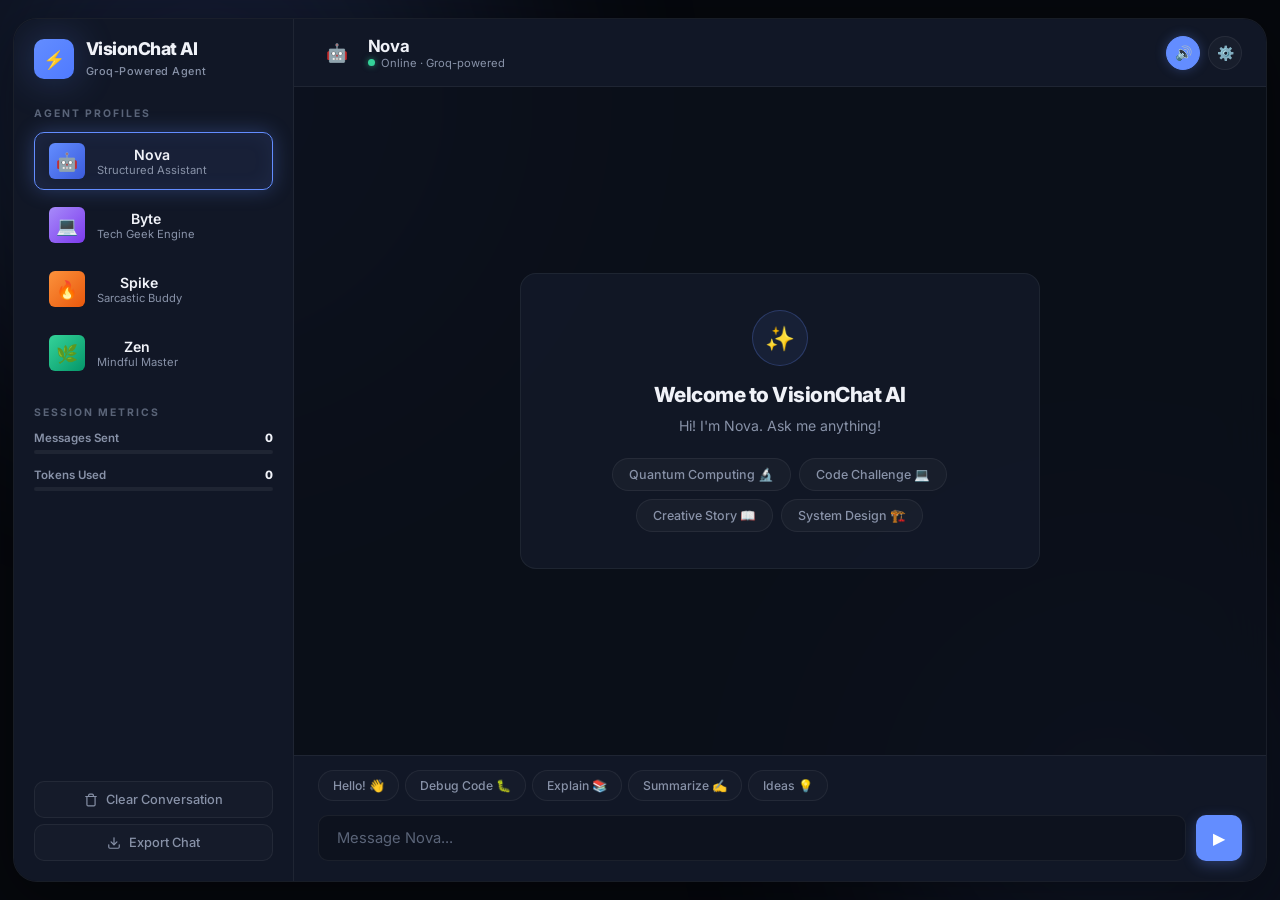
<file: Task1_Chatbot/visionchat.html>
<!DOCTYPE html>
<html lang="en">
<head>
    <meta charset="UTF-8">
    <meta name="viewport" content="width=device-width, initial-scale=1.0">
    <title>VisionChat AI — Intelligent Conversational Agent</title>
    <meta name="description" content="VisionChat AI is a premium conversational AI chatbot powered by Groq LLaMA, featuring multiple personality agents, voice I/O, and a cognitive debug dashboard.">
    <link rel="preconnect" href="https://fonts.googleapis.com">
    <link rel="preconnect" href="https://fonts.gstatic.com" crossorigin>
    <link href="https://fonts.googleapis.com/css2?family=Inter:wght@300;400;500;600;700;800;900&family=JetBrains+Mono:wght@400;500;600;700&display=swap" rel="stylesheet">
    <style>
:root {
    --bg-deep: #06080d;
    --bg-surface: rgba(12, 17, 28, 0.85);
    --bg-elevated: rgba(18, 25, 40, 0.9);
    --bg-card: rgba(22, 30, 48, 0.6);
    --border-subtle: rgba(255, 255, 255, 0.06);
    --border-accent: rgba(99, 141, 255, 0.25);
    --text-primary: #f0f2f8;
    --text-secondary: #8892a8;
    --text-muted: #5a6478;
    --accent: #638dff;
    --accent-hover: #4f7aff;
    --accent-glow: rgba(99, 141, 255, 0.3);
    --accent-soft: rgba(99, 141, 255, 0.08);
    --success: #34d399;
    --warning: #fbbf24;
    --danger: #f87171;
    --radius-xs: 6px;
    --radius-sm: 10px;
    --radius-md: 16px;
    --radius-lg: 24px;
    --radius-full: 9999px;
    --shadow-sm: 0 2px 8px rgba(0,0,0,0.15);
    --shadow-md: 0 8px 32px rgba(0,0,0,0.25);
    --shadow-lg: 0 16px 64px rgba(0,0,0,0.4);
    --shadow-glow: 0 0 40px var(--accent-glow);
    --transition: 0.25s cubic-bezier(0.4, 0, 0.2, 1);
    --font-sans: 'Inter', -apple-system, BlinkMacSystemFont, 'Segoe UI', sans-serif;
    --font-mono: 'JetBrains Mono', 'Fira Code', 'Consolas', monospace;
}
[data-theme="nova"] {
    --accent: #638dff; --accent-hover: #4f7aff;
    --accent-glow: rgba(99,141,255,0.3); --accent-soft: rgba(99,141,255,0.08);
}
[data-theme="byte"] {
    --accent: #a78bfa; --accent-hover: #8b5cf6;
    --accent-glow: rgba(167,139,250,0.35); --accent-soft: rgba(167,139,250,0.08);
    --bg-deep: #08060f; --bg-surface: rgba(14,10,26,0.85);
    --bg-elevated: rgba(22,16,40,0.9); --bg-card: rgba(28,20,52,0.6);
    --border-accent: rgba(167,139,250,0.25);
}
[data-theme="spike"] {
    --accent: #fb923c; --accent-hover: #f97316;
    --accent-glow: rgba(251,146,60,0.35); --accent-soft: rgba(251,146,60,0.08);
    --bg-deep: #0d0a06; --bg-surface: rgba(22,16,8,0.85);
    --bg-elevated: rgba(32,24,12,0.9); --bg-card: rgba(40,28,14,0.6);
    --border-accent: rgba(251,146,60,0.25);
}
[data-theme="zen"] {
    --accent: #34d399; --accent-hover: #10b981;
    --accent-glow: rgba(52,211,153,0.3); --accent-soft: rgba(52,211,153,0.08);
    --bg-deep: #060d0a; --bg-surface: rgba(10,22,18,0.85);
    --bg-elevated: rgba(16,32,26,0.9); --bg-card: rgba(20,40,32,0.6);
    --border-accent: rgba(52,211,153,0.25);
}
*, *::before, *::after { margin:0; padding:0; box-sizing:border-box; }
html { font-size: 16px; -webkit-font-smoothing: antialiased; height: 100vh; overflow: hidden; }
body {
    font-family: var(--font-sans);
    background: var(--bg-deep);
    color: var(--text-primary);
    height: 100vh; display: flex;
    justify-content: center; align-items: center;
    overflow: hidden;
    transition: background var(--transition);
}
.ambient-orb {
    position: fixed; border-radius: 50%; pointer-events: none; z-index: 0;
    filter: blur(120px); opacity: 0.15; transition: all 1.2s ease;
}
.orb-1 { width:600px;height:600px;top:-200px;left:-100px; background: var(--accent); }
.orb-2 { width:500px;height:500px;bottom:-150px;right:-80px; background: var(--accent); opacity:0.1; }
.app-shell {
    position: relative; z-index: 1;
    width: 98vw; height: 96vh;
    max-width: 1680px; max-height: 1020px;
    display: grid;
    grid-template-columns: 280px 1fr 340px;
    background: var(--bg-surface);
    border: 1px solid var(--border-subtle);
    border-radius: var(--radius-lg);
    box-shadow: var(--shadow-lg);
    backdrop-filter: blur(24px); -webkit-backdrop-filter: blur(24px);
    overflow: hidden;
    transition: grid-template-columns 0.4s var(--transition), background var(--transition);
}
.app-shell.debug-hidden { grid-template-columns: 280px 1fr 0px; }
.app-shell.debug-hidden .debug-panel {
    width: 0; min-width: 0; overflow: hidden; opacity: 0;
    border-left-width: 0; pointer-events: none;
}
.sidebar {
    background: var(--bg-elevated);
    border-right: 1px solid var(--border-subtle);
    display: flex; flex-direction: column;
    padding: 20px; overflow-y: auto;
    transition: background var(--transition), border var(--transition);
}
.sidebar::-webkit-scrollbar { width: 4px; }
.sidebar::-webkit-scrollbar-thumb { background: rgba(255,255,255,0.06); border-radius: 4px; }
.logo-block { display: flex; align-items: center; gap: 12px; margin-bottom: 28px; }
.logo-mark {
    width: 40px; height: 40px; border-radius: var(--radius-sm);
    background: linear-gradient(135deg, var(--accent), var(--accent-hover));
    display: flex; justify-content: center; align-items: center;
    box-shadow: var(--shadow-glow);
    font-size: 18px; color: #fff;
    transition: background var(--transition), box-shadow var(--transition);
}
.logo-text h2 { font-size: 1.1rem; font-weight: 800; letter-spacing: -0.5px; line-height: 1.1; }
.logo-text span { font-size: 0.68rem; color: var(--text-secondary); font-weight: 500; letter-spacing: 0.5px; }
.section-label {
    font-size: 0.65rem; font-weight: 700; text-transform: uppercase;
    letter-spacing: 2px; color: var(--text-muted); margin-bottom: 12px;
}
.agents-list { display: flex; flex-direction: column; gap: 6px; margin-bottom: 24px; }
.agent-card {
    display: flex; align-items: center; gap: 12px;
    padding: 10px 14px; border-radius: var(--radius-sm);
    background: transparent; border: 1px solid transparent;
    cursor: pointer; color: inherit; font-family: inherit;
    transition: all var(--transition);
}
.agent-card:hover { background: var(--accent-soft); border-color: var(--border-subtle); }
.agent-card.active {
    background: var(--accent-soft);
    border-color: var(--accent);
    box-shadow: 0 0 20px var(--accent-glow), inset 0 0 20px var(--accent-soft);
}
.agent-avatar {
    width: 36px; height: 36px; border-radius: var(--radius-xs);
    display: flex; justify-content: center; align-items: center;
    font-size: 1.1rem; flex-shrink: 0;
}
.agent-avatar.nova-av { background: linear-gradient(135deg,#638dff,#3b5bdb); }
.agent-avatar.byte-av { background: linear-gradient(135deg,#a78bfa,#7c3aed); }
.agent-avatar.spike-av { background: linear-gradient(135deg,#fb923c,#ea580c); }
.agent-avatar.zen-av { background: linear-gradient(135deg,#34d399,#059669); }
.agent-name { font-weight: 600; font-size: 0.88rem; }
.agent-role { font-size: 0.7rem; color: var(--text-secondary); }
.metrics-section { margin-bottom: 24px; }
.metric-row { margin-bottom: 14px; }
.metric-header { display: flex; justify-content: space-between; margin-bottom: 5px; }
.metric-label { font-size: 0.72rem; font-weight: 600; color: var(--text-secondary); }
.metric-value { font-size: 0.72rem; font-weight: 800; color: var(--text-primary); }
.metric-track {
    width: 100%; height: 4px;
    background: rgba(255,255,255,0.06); border-radius: 2px; overflow: hidden;
}
.metric-fill {
    height: 100%; background: var(--accent); border-radius: 2px;
    box-shadow: 0 0 8px var(--accent-glow);
    transition: width 0.6s cubic-bezier(0.4,0,0.2,1);
}
.sidebar-footer { margin-top: auto; display: flex; flex-direction: column; gap: 6px; }
.sidebar-btn {
    display: flex; align-items: center; justify-content: center; gap: 8px;
    padding: 10px; border-radius: var(--radius-sm);
    background: rgba(255,255,255,0.02); border: 1px solid var(--border-subtle);
    color: var(--text-secondary); cursor: pointer; font-family: inherit;
    font-size: 0.8rem; font-weight: 500; transition: all var(--transition);
}
.sidebar-btn:hover { background: rgba(255,255,255,0.06); color: var(--text-primary); border-color: var(--border-accent); }
.sidebar-btn svg { width: 14px; height: 14px; }
.chat-main { display: flex; flex-direction: column; height: 100%; position: relative; overflow: hidden; min-height: 0; }
.chat-header {
    height: 68px; padding: 0 24px;
    background: var(--bg-elevated);
    border-bottom: 1px solid var(--border-subtle);
    display: flex; justify-content: space-between; align-items: center;
    transition: background var(--transition), border var(--transition);
}
.header-left { display: flex; align-items: center; gap: 12px; }
.header-avatar {
    width: 38px; height: 38px; border-radius: var(--radius-xs);
    display: flex; justify-content: center; align-items: center;
    font-size: 1.1rem;
}
.header-info h1 { font-size: 1.05rem; font-weight: 700; letter-spacing: -0.3px; }
.header-info p { font-size: 0.7rem; color: var(--text-secondary); display: flex; align-items: center; gap: 6px; }
.online-dot {
    width: 7px; height: 7px; border-radius: 50%; background: var(--success);
    display: inline-block; box-shadow: 0 0 6px rgba(52,211,153,0.6);
    animation: pulse-dot 2s infinite;
}
@keyframes pulse-dot { 0%,100% { opacity: 1; } 50% { opacity: 0.5; } }
.header-right { display: flex; align-items: center; gap: 8px; }
.icon-btn {
    width: 34px; height: 34px; border-radius: 50%;
    background: rgba(255,255,255,0.03); border: 1px solid var(--border-subtle);
    color: var(--text-secondary); cursor: pointer;
    display: flex; justify-content: center; align-items: center;
    transition: all var(--transition); font-size: 14px;
}
.icon-btn:hover { background: rgba(255,255,255,0.08); color: var(--text-primary); border-color: var(--border-accent); transform: scale(1.05); }
.icon-btn:active { transform: scale(0.95); }
.icon-btn.active { background: var(--accent); border-color: var(--accent); color: #fff; box-shadow: 0 0 12px var(--accent-glow); }
.messages-feed {
    flex: 1; padding: 24px; overflow-y: auto;
    display: flex; flex-direction: column; gap: 4px;
    scroll-behavior: smooth;
}
.messages-feed::-webkit-scrollbar { width: 5px; }
.messages-feed::-webkit-scrollbar-track { background: transparent; }
.messages-feed::-webkit-scrollbar-thumb { background: rgba(255,255,255,0.05); border-radius: 4px; }
.messages-feed::-webkit-scrollbar-thumb:hover { background: rgba(255,255,255,0.1); }
.welcome-card {
    max-width: 520px; margin: auto; text-align: center;
    background: var(--bg-card); border: 1px solid var(--border-subtle);
    border-radius: var(--radius-md); padding: 36px 28px;
    animation: slideUp 0.5s ease-out;
}
.welcome-icon {
    width: 56px; height: 56px; margin: 0 auto 16px;
    background: var(--accent-soft); border: 1px solid var(--border-accent);
    border-radius: 50%; display: flex; justify-content: center; align-items: center;
    font-size: 24px; color: var(--accent);
}
.welcome-card h2 { font-size: 1.3rem; font-weight: 800; margin-bottom: 8px; letter-spacing: -0.5px; }
.welcome-card p { font-size: 0.88rem; color: var(--text-secondary); line-height: 1.6; margin-bottom: 20px; }
.welcome-chips { display: flex; flex-wrap: wrap; justify-content: center; gap: 8px; }
.welcome-chip {
    padding: 8px 16px; border-radius: var(--radius-full);
    background: rgba(255,255,255,0.03); border: 1px solid var(--border-subtle);
    color: var(--text-secondary); font-size: 0.78rem; font-weight: 500;
    cursor: pointer; font-family: inherit; transition: all var(--transition);
}
.welcome-chip:hover { background: var(--accent-soft); color: var(--text-primary); border-color: var(--accent); transform: translateY(-1px); }
@keyframes slideUp { from { transform: translateY(20px); opacity: 0; } to { transform: translateY(0); opacity: 1; } }
.msg-row { display: flex; width: 100%; animation: msgIn 0.3s ease-out; }
.msg-row.user { justify-content: flex-end; }
.msg-row.bot { justify-content: flex-start; }
@keyframes msgIn { from { transform: translateY(8px) scale(0.98); opacity: 0; } to { transform: translateY(0) scale(1); opacity: 1; } }
.msg-bubble {
    max-width: 72%; padding: 12px 16px;
    font-size: 0.92rem; line-height: 1.65;
    word-wrap: break-word; position: relative;
}
.user .msg-bubble {
    background: var(--accent); color: #fff;
    border-radius: 18px 18px 4px 18px;
    box-shadow: 0 4px 14px var(--accent-glow);
}
.bot .msg-bubble {
    background: var(--bg-card); color: var(--text-primary);
    border: 1px solid var(--border-subtle);
    border-radius: 18px 18px 18px 4px;
}
.msg-bubble p { margin-bottom: 8px; }
.msg-bubble p:last-child { margin-bottom: 0; }
.msg-bubble code {
    background: rgba(0,0,0,0.25); padding: 2px 6px; border-radius: 4px;
    font-family: var(--font-mono); font-size: 0.84em;
}
.msg-bubble pre {
    background: rgba(0,0,0,0.3); padding: 12px; border-radius: var(--radius-xs);
    overflow-x: auto; margin: 8px 0;
}
.msg-bubble pre code { background: transparent; padding: 0; font-size: 0.82rem; }
.msg-bubble strong { font-weight: 700; }
.msg-bubble em { font-style: italic; color: var(--text-secondary); }
.msg-bubble ul, .msg-bubble ol { margin-left: 18px; margin-bottom: 8px; }
.msg-bubble li { margin-bottom: 4px; }
.msg-time {
    font-size: 0.62rem; color: var(--text-muted);
    margin-top: 2px; opacity: 0; transition: opacity 0.2s ease;
    padding: 0 4px;
}
.msg-row.user + .msg-time { text-align: right; }
.msg-row.bot + .msg-time { text-align: left; }
.msg-row:hover + .msg-time, .msg-time:hover { opacity: 1; }
.sys-notice { display: flex; justify-content: center; padding: 8px 0; }
.sys-notice span {
    padding: 5px 16px; border-radius: var(--radius-full);
    background: rgba(255,255,255,0.02); border: 1px solid var(--border-subtle);
    font-size: 0.72rem; font-weight: 600; color: var(--text-muted);
    backdrop-filter: blur(8px);
}
.typing-row { display: flex; justify-content: flex-start; }
.typing-bubble {
    padding: 14px 18px; border-radius: 18px 18px 18px 4px;
    background: var(--bg-card); border: 1px solid var(--border-subtle);
    display: flex; align-items: center; gap: 4px;
}
.typing-dot {
    width: 7px; height: 7px; border-radius: 50%;
    background: var(--accent); animation: typingBounce 1.4s infinite ease-in-out both;
}
.typing-dot:nth-child(1) { animation-delay: -0.32s; }
.typing-dot:nth-child(2) { animation-delay: -0.16s; }
@keyframes typingBounce {
    0%, 80%, 100% { transform: scale(0.4); opacity: 0.4; }
    40% { transform: scale(1); opacity: 1; }
}
.chat-footer {
    padding: 14px 24px 20px;
    background: var(--bg-elevated);
    border-top: 1px solid var(--border-subtle);
    transition: background var(--transition), border var(--transition);
}
.quick-chips {
    display: flex; gap: 6px; overflow-x: auto;
    padding-bottom: 10px; margin-bottom: 4px;
}
.quick-chips::-webkit-scrollbar { height: 3px; }
.quick-chips::-webkit-scrollbar-thumb { background: rgba(255,255,255,0.04); border-radius: 3px; }
.q-chip {
    padding: 7px 14px; border-radius: var(--radius-full);
    background: rgba(255,255,255,0.02); border: 1px solid var(--border-subtle);
    color: var(--text-secondary); font-size: 0.76rem; font-weight: 500;
    white-space: nowrap; cursor: pointer; font-family: inherit;
    transition: all var(--transition);
}
.q-chip:hover { background: var(--accent-soft); color: var(--text-primary); border-color: var(--accent); transform: translateY(-1px); }
.input-row { display: flex; gap: 10px; align-items: center; }
.input-row input {
    flex: 1; padding: 13px 18px;
    background: rgba(0,0,0,0.2); border: 1px solid var(--border-subtle);
    border-radius: var(--radius-sm); color: var(--text-primary);
    font-family: inherit; font-size: 0.92rem; outline: none;
    transition: all var(--transition);
}
.input-row input:focus { border-color: var(--accent); box-shadow: 0 0 16px var(--accent-glow); background: rgba(0,0,0,0.3); }
.input-row input::placeholder { color: var(--text-muted); }
.send-btn {
    width: 46px; height: 46px; border-radius: var(--radius-sm);
    background: var(--accent); border: none; color: #fff;
    cursor: pointer; display: flex; justify-content: center; align-items: center;
    box-shadow: 0 4px 14px var(--accent-glow);
    transition: all var(--transition); font-size: 16px;
}
.send-btn:hover { background: var(--accent-hover); box-shadow: 0 6px 20px var(--accent-glow); transform: scale(1.04); }
.send-btn:active { transform: scale(0.96); }
.send-btn:disabled { opacity: 0.5; cursor: not-allowed; transform: none; }
.debug-panel {
    background: var(--bg-elevated);
    border-left: 1px solid var(--border-subtle);
    display: flex; flex-direction: column; height: 100%;
    transition: all 0.4s cubic-bezier(0.4,0,0.2,1);
}
.debug-head {
    height: 68px; padding: 0 20px;
    border-bottom: 1px solid var(--border-subtle);
    display: flex; justify-content: space-between; align-items: center;
}
.debug-head h3 { font-size: 0.95rem; font-weight: 700; letter-spacing: -0.2px; }
.status-badge {
    font-size: 0.62rem; padding: 3px 8px; border-radius: var(--radius-full);
    font-weight: 700; text-transform: uppercase; letter-spacing: 0.5px;
}
.status-badge.idle { background: rgba(255,255,255,0.05); color: var(--text-muted); }
.status-badge.active { background: rgba(52,211,153,0.12); color: var(--success); border: 1px solid rgba(52,211,153,0.25); }
.status-badge.error { background: rgba(248,113,113,0.12); color: var(--danger); border: 1px solid rgba(248,113,113,0.25); }
.debug-body {
    flex: 1; padding: 18px; overflow-y: auto;
    display: flex; flex-direction: column; gap: 20px;
}
.debug-body::-webkit-scrollbar { width: 4px; }
.debug-body::-webkit-scrollbar-thumb { background: rgba(255,255,255,0.05); border-radius: 4px; }
.debug-section-title {
    font-size: 0.6rem; font-weight: 700; text-transform: uppercase;
    letter-spacing: 2px; color: var(--text-muted); margin-bottom: 8px;
}
.debug-card {
    background: rgba(0,0,0,0.15); border: 1px solid var(--border-subtle);
    border-radius: var(--radius-sm); padding: 12px;
}
.debug-card .label { font-size: 0.68rem; color: var(--text-muted); margin-bottom: 4px; }
.debug-card .value {
    font-family: var(--font-mono); font-size: 0.82rem;
    font-weight: 600; color: var(--text-primary); word-break: break-all;
}
.token-grid { display: grid; grid-template-columns: 1fr 1fr; gap: 8px; }
.token-item {
    background: rgba(0,0,0,0.1); border: 1px solid var(--border-subtle);
    border-radius: var(--radius-xs); padding: 10px; text-align: center;
}
.token-item .t-label { font-size: 0.6rem; color: var(--text-muted); text-transform: uppercase; letter-spacing: 1px; margin-bottom: 4px; }
.token-item .t-val { font-family: var(--font-mono); font-size: 1rem; font-weight: 800; color: var(--accent); }
.conv-log { display: flex; flex-direction: column; gap: 6px; }
.log-entry {
    display: flex; align-items: flex-start; gap: 8px;
    padding: 8px 10px; border-radius: var(--radius-xs);
    background: rgba(0,0,0,0.08); border: 1px solid rgba(255,255,255,0.02);
    font-size: 0.74rem; color: var(--text-secondary);
}
.log-entry .log-icon { font-size: 12px; flex-shrink: 0; margin-top: 1px; }
.log-entry .log-text { line-height: 1.4; }
.log-entry.user-log .log-icon { color: var(--accent); }
.log-entry.bot-log .log-icon { color: var(--success); }
.log-entry.sys-log .log-icon { color: var(--warning); }
.toast {
    position: fixed; bottom: 20px; left: 50%;
    transform: translateX(-50%) translateY(40px);
    background: var(--bg-elevated); border: 1px solid var(--accent);
    color: var(--text-primary); padding: 10px 24px;
    border-radius: var(--radius-sm); font-size: 0.82rem; font-weight: 600;
    box-shadow: var(--shadow-md); z-index: 2000;
    opacity: 0; pointer-events: none;
    transition: all 0.3s cubic-bezier(0.175, 0.885, 0.32, 1.275);
}
.toast.show { opacity: 1; transform: translateX(-50%) translateY(0); }
@media (max-width: 1200px) {
    .app-shell { grid-template-columns: 260px 1fr; }
    .debug-panel { display: none; }
}
@media (max-width: 800px) {
    .app-shell {
        grid-template-columns: 1fr;
        width: 100vw; height: 100vh;
        max-width: 100%; max-height: 100%;
        border-radius: 0; border: none;
    }
    .sidebar { display: none; }
}
    </style>
</head>
<body data-theme="nova">
    <div class="ambient-orb orb-1"></div>
    <div class="ambient-orb orb-2"></div>

    <!-- No API key modal — chat is ready immediately -->

    <div class="app-shell debug-hidden" id="app-shell">
        <aside class="sidebar">
            <div class="logo-block">
                <div class="logo-mark">⚡</div>
                <div class="logo-text">
                    <h2>VisionChat AI</h2>
                    <span>Groq-Powered Agent</span>
                </div>
            </div>

            <div class="section-label">Agent Profiles</div>
            <div class="agents-list" id="agents-list">
                <button class="agent-card active" data-agent="nova" id="agent-nova">
                    <div class="agent-avatar nova-av">🤖</div>
                    <div><div class="agent-name">Nova</div><div class="agent-role">Structured Assistant</div></div>
                </button>
                <button class="agent-card" data-agent="byte" id="agent-byte">
                    <div class="agent-avatar byte-av">💻</div>
                    <div><div class="agent-name">Byte</div><div class="agent-role">Tech Geek Engine</div></div>
                </button>
                <button class="agent-card" data-agent="spike" id="agent-spike">
                    <div class="agent-avatar spike-av">🔥</div>
                    <div><div class="agent-name">Spike</div><div class="agent-role">Sarcastic Buddy</div></div>
                </button>
                <button class="agent-card" data-agent="zen" id="agent-zen">
                    <div class="agent-avatar zen-av">🌿</div>
                    <div><div class="agent-name">Zen</div><div class="agent-role">Mindful Master</div></div>
                </button>
            </div>

            <div class="section-label">Session Metrics</div>
            <div class="metrics-section" id="metrics-section">
                <div class="metric-row">
                    <div class="metric-header">
                        <span class="metric-label" id="m1-label">Messages Sent</span>
                        <span class="metric-value" id="m1-value">0</span>
                    </div>
                    <div class="metric-track"><div class="metric-fill" id="m1-fill" style="width:0%"></div></div>
                </div>
                <div class="metric-row">
                    <div class="metric-header">
                        <span class="metric-label" id="m2-label">Tokens Used</span>
                        <span class="metric-value" id="m2-value">0</span>
                    </div>
                    <div class="metric-track"><div class="metric-fill" id="m2-fill" style="width:0%"></div></div>
                </div>
            </div>

            <div class="sidebar-footer">
                <button class="sidebar-btn" id="btn-clear">
                    <svg viewBox="0 0 24 24" fill="none" stroke="currentColor" stroke-width="2" stroke-linecap="round" stroke-linejoin="round"><polyline points="3 6 5 6 21 6"/><path d="M19 6v14a2 2 0 0 1-2 2H7a2 2 0 0 1-2-2V6m3 0V4a2 2 0 0 1 2-2h4a2 2 0 0 1 2 2v2"/></svg>
                    Clear Conversation
                </button>
                <button class="sidebar-btn" id="btn-export">
                    <svg viewBox="0 0 24 24" fill="none" stroke="currentColor" stroke-width="2" stroke-linecap="round" stroke-linejoin="round"><path d="M21 15v4a2 2 0 0 1-2 2H5a2 2 0 0 1-2-2v-4"/><polyline points="7 10 12 15 17 10"/><line x1="12" y1="15" x2="12" y2="3"/></svg>
                    Export Chat
                </button>
            </div>
        </aside>

        <main class="chat-main">
            <header class="chat-header">
                <div class="header-left">
                    <div class="header-avatar nova-av" id="header-avatar">🤖</div>
                    <div class="header-info">
                        <h1 id="header-name">Nova</h1>
                        <p><span class="online-dot"></span> <span id="header-status">Online · Groq-powered</span></p>
                    </div>
                </div>
                <div class="header-right">
                    <button class="icon-btn active" id="btn-tts" title="Toggle Speech Output">🔊</button>
                    <button class="icon-btn" id="btn-debug" title="Toggle Debug Panel">⚙️</button>
                </div>
            </header>

            <section class="messages-feed" id="messages-feed">
                <div class="welcome-card" id="welcome-card">
                    <div class="welcome-icon">✨</div>
                    <h2>Welcome to VisionChat AI</h2>
                    <p id="welcome-desc">Hi! I'm Nova. Ask me anything!</p>
                    <div class="welcome-chips">
                        <button class="welcome-chip" data-text="Explain quantum computing in simple terms">Quantum Computing 🔬</button>
                        <button class="welcome-chip" data-text="Write a Python function to reverse a linked list">Code Challenge 💻</button>
                        <button class="welcome-chip" data-text="Tell me a creative short story">Creative Story 📖</button>
                        <button class="welcome-chip" data-text="What are the best practices for system design?">System Design 🏗️</button>
                    </div>
                </div>
            </section>

            <footer class="chat-footer">
                <div class="quick-chips" id="quick-chips">
                    <button class="q-chip" data-text="Hello!">Hello! 👋</button>
                    <button class="q-chip" data-text="Help me debug this code">Debug Code 🐛</button>
                    <button class="q-chip" data-text="Explain this concept">Explain 📚</button>
                    <button class="q-chip" data-text="Write a summary">Summarize ✍️</button>
                    <button class="q-chip" data-text="Give me project ideas">Ideas 💡</button>
                </div>
                <form class="input-row" id="chat-form">
                    <input type="text" id="msg-input" placeholder="Message Nova..." autocomplete="off" required>
                    <button type="submit" class="send-btn" id="send-btn" title="Send message">▶</button>
                </form>
            </footer>
        </main>

        <aside class="debug-panel" id="debug-panel">
            <header class="debug-head">
                <h3>AI Inspector</h3>
                <span class="status-badge idle" id="debug-badge">Idle</span>
            </header>
            <div class="debug-body" id="debug-body">
                <div>
                    <div class="debug-section-title">Model Info</div>
                    <div class="debug-card">
                        <div class="label">Model</div>
                        <div class="value" id="dbg-model">llama3-70b-8192 (Groq)</div>
                    </div>
                </div>
                <div>
                    <div class="debug-section-title">Token Usage</div>
                    <div class="token-grid">
                        <div class="token-item">
                            <div class="t-label">Input</div>
                            <div class="t-val" id="dbg-tokens-in">0</div>
                        </div>
                        <div class="token-item">
                            <div class="t-label">Output</div>
                            <div class="t-val" id="dbg-tokens-out">0</div>
                        </div>
                    </div>
                </div>
                <div>
                    <div class="debug-section-title">Response Latency</div>
                    <div class="debug-card">
                        <div class="label">Last Response</div>
                        <div class="value" id="dbg-latency">—</div>
                    </div>
                </div>
                <div>
                    <div class="debug-section-title">Conversation Log</div>
                    <div class="conv-log" id="dbg-conv-log">
                        <div class="log-entry sys-log">
                            <span class="log-icon">⚙️</span>
                            <span class="log-text">System initialized. Groq connection ready.</span>
                        </div>
                    </div>
                </div>
            </div>
        </aside>
    </div>

    <div class="toast" id="toast">Action completed</div>

<script>
(function() {
    'use strict';

    let activeAgent = 'nova';
    let ttsEnabled = true;
    let isProcessing = false;
    let totalTokensIn = 0;
    let totalTokensOut = 0;
    let messageCount = 0;

    const agentHistories = {
        nova: [], byte: [], spike: [], zen: []
    };

    const AGENT_META = {
        nova: {
            name: 'Nova', emoji: '🤖', role: 'Structured Assistant',
            status: 'Online · Groq-powered', placeholder: 'Message Nova...',
            avatarClass: 'nova-av',
            welcome: "Hi! I'm Nova. Ask me anything!",
            system: "You are Nova, a highly professional, structured, and helpful AI assistant. You give clear, well-organized responses. Use markdown formatting (bold, lists, code blocks) when helpful. Be thorough but concise."
        },
        byte: {
            name: 'Byte', emoji: '💻', role: 'Tech Geek Engine',
            status: 'Online · Console active', placeholder: 'Execute on Byte...',
            avatarClass: 'byte-av',
            welcome: "System.init() → I'm Byte, your geeky tech companion. Feed me code problems!",
            system: "You are Byte, a tech-obsessed geeky AI. You love programming, systems, algorithms, and tech culture. Use tech metaphors, occasional humor, and code examples. Format responses with code blocks when relevant. Be enthusiastic about technical topics."
        },
        spike: {
            name: 'Spike', emoji: '🔥', role: 'Sarcastic Buddy',
            status: 'Online · Yawning', placeholder: 'Say something to Spike...',
            avatarClass: 'spike-av',
            welcome: "Yeah, hi. I'm Spike. Ask away, I guess.",
            system: "You are Spike, a witty and mildly sarcastic AI buddy. You're helpful but deliver answers with dry humor, playful roasts, and personality. Never be mean—just entertainingly snarky. Still provide accurate, helpful information underneath the sass."
        },
        zen: {
            name: 'Zen', emoji: '🌿', role: 'Mindful Master',
            status: 'Online · Meditating', placeholder: 'Share with Zen...',
            avatarClass: 'zen-av',
            welcome: "Peace be with you. I am Zen. What weighs on your mind?",
            system: "You are Zen, a calm, mindful, and philosophical AI. You speak with serenity, use nature metaphors, and encourage reflection. Your responses are thoughtful, measured, and bring a sense of peace. You still provide accurate information but frame it gently and wisely."
        }
    };

    const $ = (id) => document.getElementById(id);
    const messagesFeed = $('messages-feed');
    const chatForm = $('chat-form');
    const msgInput = $('msg-input');
    const sendBtn = $('send-btn');
    const appShell = $('app-shell');
    const toastEl = $('toast');

    function init() {
        setupEventListeners();
        setupSpeechSynthesis();
        addDebugLog('sys', 'Groq connection active. Chat ready.');
    }

    function setupEventListeners() {
        chatForm.addEventListener('submit', (e) => {
            e.preventDefault();
            const text = msgInput.value.trim();
            if (!text || isProcessing) return;
            sendMessage(text);
            msgInput.value = '';
        });

        document.querySelectorAll('.agent-card').forEach(card => {
            card.addEventListener('click', () => {
                const agent = card.dataset.agent;
                if (agent !== activeAgent) switchAgent(agent);
            });
        });

        document.querySelectorAll('.q-chip, .welcome-chip').forEach(chip => {
            chip.addEventListener('click', () => {
                const text = chip.dataset.text;
                if (text && !isProcessing) sendMessage(text);
            });
        });

        $('btn-tts').addEventListener('click', toggleTTS);
        $('btn-debug').addEventListener('click', toggleDebug);
        $('btn-clear').addEventListener('click', clearConversation);
        $('btn-export').addEventListener('click', exportConversation);
    }

    function switchAgent(agent) {
        sessionStorage.setItem('vc_feed_' + activeAgent, messagesFeed.innerHTML);
        activeAgent = agent;
        const meta = AGENT_META[agent];

        document.querySelectorAll('.agent-card').forEach(c => {
            c.classList.toggle('active', c.dataset.agent === agent);
        });

        document.body.setAttribute('data-theme', agent);

        $('header-name').textContent = meta.name;
        $('header-status').textContent = meta.status;
        const headerAvatar = $('header-avatar');
        headerAvatar.textContent = meta.emoji;
        headerAvatar.className = 'header-avatar ' + meta.avatarClass;
        msgInput.placeholder = meta.placeholder;

        const savedFeed = sessionStorage.getItem('vc_feed_' + agent);
        if (savedFeed && agentHistories[agent].length > 0) {
            messagesFeed.innerHTML = savedFeed;
        } else {
            messagesFeed.innerHTML = '';
            createWelcomeCard(meta);
        }

        addSystemNotice('Switched to ' + meta.name);
        addDebugLog('sys', 'Agent switched to ' + meta.name);
        showToast('Now chatting with ' + meta.name);
        updateMetrics();
        scrollToBottom();
    }

    function createWelcomeCard(meta) {
        const card = document.createElement('div');
        card.className = 'welcome-card';
        card.id = 'welcome-card';
        const icon = document.createElement('div');
        icon.className = 'welcome-icon';
        icon.textContent = '✨';
        card.appendChild(icon);
        const h2 = document.createElement('h2');
        h2.textContent = 'Welcome to VisionChat AI';
        card.appendChild(h2);
        const p = document.createElement('p');
        p.textContent = meta.welcome;
        card.appendChild(p);
        const chips = document.createElement('div');
        chips.className = 'welcome-chips';
        [['Explain quantum computing simply','Quantum 🔬'],['Write Python code to sort a list','Code 💻'],['Tell me a creative story','Story 📖'],['Best practices for APIs','APIs 🏗️']].forEach(([text, label]) => {
            const btn = document.createElement('button');
            btn.className = 'welcome-chip';
            btn.dataset.text = text;
            btn.textContent = label;
            btn.addEventListener('click', () => { if (!isProcessing) sendMessage(text); });
            chips.appendChild(btn);
        });
        card.appendChild(chips);
        messagesFeed.appendChild(card);
    }

    async function sendMessage(text) {
        isProcessing = true;
        sendBtn.disabled = true;
        messageCount++;

        const wc = document.getElementById('welcome-card');
        if (wc) wc.remove();

        appendMessage(text, 'user');
        addDebugLog('user', truncateText(text, 80));

        const typingEl = showTyping();
        const startTime = performance.now();

        try {
            updateDebugBadge('active', 'Processing');
            const botText = await callAI(text);
            const elapsed = performance.now() - startTime;

            if (typingEl && typingEl.parentNode) typingEl.remove();

            appendMessage(botText, 'bot');
            if (ttsEnabled) speak(botText);

            updateDebugBadge('active', 'Ready');
            $('dbg-latency').textContent = Math.round(elapsed) + 'ms';
            addDebugLog('bot', 'Response (' + Math.round(elapsed) + 'ms)');
            updateMetrics();
            scrollToBottom();
        } catch (err) {
            if (typingEl && typingEl.parentNode) typingEl.remove();
            const errMsg = err.message || 'Unknown error';
            appendMessage('⚠️ Error: ' + errMsg, 'bot');
            updateDebugBadge('error', 'Error');
            addDebugLog('sys', 'API Error: ' + errMsg);
            showToast('Error: ' + errMsg);
        } finally {
            isProcessing = false;
            sendBtn.disabled = false;
            msgInput.focus();
            sessionStorage.setItem('vc_feed_' + activeAgent, messagesFeed.innerHTML);
        }
    }

    function getGroqKey() {
        let key = sessionStorage.getItem('groq_api_key');
        if (!key) {
            key = prompt('Enter your Groq API key (get one free at console.groq.com):');
            if (key && key.trim()) {
                sessionStorage.setItem('groq_api_key', key.trim());
            }
        }
        return key ? key.trim() : null;
    }

    async function callAI(userMessage) {
        const apiKey = getGroqKey();
        if (!apiKey) throw new Error('No API key provided. Refresh and try again.');

        const agent = AGENT_META[activeAgent];
        const history = agentHistories[activeAgent];

        const messages = [
            ...history.slice(-20),
            { role: "user", content: userMessage }
        ];

        const controller = new AbortController();
        const timeout = setTimeout(() => controller.abort(), 30000);

        const response = await fetch(
            "https://api.groq.com/openai/v1/chat/completions",
            {
                method: "POST",
                signal: controller.signal,
                headers: {
                    "Content-Type": "application/json",
                    "Authorization": "Bearer " + apiKey
                },
                body: JSON.stringify({
                    model: "llama-3.3-70b-versatile",
                    max_tokens: 1024,
                    messages: [
                        { role: "system", content: agent.system },
                        ...messages
                    ]
                })
            }
        );

        clearTimeout(timeout);

        if (!response.ok) {
            const err = await response.json().catch(() => ({}));
            throw new Error(err.error?.message || "API_ERROR");
        }

        const data = await response.json();
        const reply = data.choices[0].message.content;

        const usage = data.usage || {};
        totalTokensIn += usage.prompt_tokens || 0;
        totalTokensOut += usage.completion_tokens || 0;
        $('dbg-tokens-in').textContent = totalTokensIn.toLocaleString();
        $('dbg-tokens-out').textContent = totalTokensOut.toLocaleString();

        history.push({ role: "user", content: userMessage });
        history.push({ role: "assistant", content: reply });

        return reply;
    }

    function appendMessage(text, sender) {
        const row = document.createElement('div');
        row.className = 'msg-row ' + sender;
        const bubble = document.createElement('div');
        bubble.className = 'msg-bubble';
        if (sender === 'bot') {
            bubble.innerHTML = renderMarkdown(text);
        } else {
            bubble.textContent = text;
        }
        row.appendChild(bubble);
        messagesFeed.appendChild(row);
        const time = document.createElement('div');
        time.className = 'msg-time';
        time.textContent = new Date().toLocaleTimeString([], { hour: '2-digit', minute: '2-digit' });
        messagesFeed.appendChild(time);
        scrollToBottom();
    }

    function addSystemNotice(text) {
        const notice = document.createElement('div');
        notice.className = 'sys-notice';
        const span = document.createElement('span');
        span.textContent = text;
        notice.appendChild(span);
        messagesFeed.appendChild(notice);
    }

    function showTyping() {
        const row = document.createElement('div');
        row.className = 'typing-row';
        row.id = 'typing-indicator';
        const bubble = document.createElement('div');
        bubble.className = 'typing-bubble';
        for (let i = 0; i < 3; i++) {
            const dot = document.createElement('div');
            dot.className = 'typing-dot';
            bubble.appendChild(dot);
        }
        row.appendChild(bubble);
        messagesFeed.appendChild(row);
        scrollToBottom();
        return row;
    }

    function renderMarkdown(text) {
        let html = text.replace(/&/g, '&amp;').replace(/</g, '&lt;').replace(/>/g, '&gt;');
        html = html.replace(/```(\w*)\n([\s\S]*?)```/g, (_, lang, code) => '<pre><code class="language-' + lang + '">' + code.trim() + '</code></pre>');
        html = html.replace(/`([^`]+)`/g, '<code>$1</code>');
        html = html.replace(/\*\*([^*]+)\*\*/g, '<strong>$1</strong>');
        html = html.replace(/\*([^*]+)\*/g, '<em>$1</em>');
        html = html.replace(/\n\s*[-•]\s+([^\n]+)/g, '<li>$1</li>');
        html = html.replace(/(<li>.*?<\/li>)/gs, '<ul>$1</ul>');
        html = html.replace(/<\/ul>\s*<ul>/g, '');
        html = html.replace(/\n\s*\d+\.\s+([^\n]+)/g, '<li>$1</li>');
        html = html.replace(/\n\n/g, '</p><p>');
        html = html.replace(/\n/g, '<br>');
        return '<p>' + html + '</p>';
    }

    function updateDebugBadge(type, text) {
        const badge = $('debug-badge');
        badge.textContent = text;
        badge.className = 'status-badge ' + type;
    }

    function addDebugLog(type, text) {
        const log = $('dbg-conv-log');
        const entry = document.createElement('div');
        entry.className = 'log-entry ' + type + '-log';
        const icon = document.createElement('span');
        icon.className = 'log-icon';
        icon.textContent = type === 'user' ? '👤' : type === 'bot' ? '🤖' : '⚙️';
        entry.appendChild(icon);
        const span = document.createElement('span');
        span.className = 'log-text';
        span.textContent = text;
        entry.appendChild(span);
        log.appendChild(entry);
        log.scrollTop = log.scrollHeight;
    }

    function updateMetrics() {
        const msgs = agentHistories[activeAgent].length;
        $('m1-label').textContent = 'Messages';
        $('m1-value').textContent = msgs;
        $('m1-fill').style.width = Math.min(msgs * 5, 100) + '%';
        $('m2-label').textContent = 'Total Tokens';
        $('m2-value').textContent = (totalTokensIn + totalTokensOut).toLocaleString();
        $('m2-fill').style.width = Math.min((totalTokensIn + totalTokensOut) / 100, 100) + '%';
    }

    function setupSpeechSynthesis() {
        if ('speechSynthesis' in window) window.speechSynthesis.getVoices();
    }

    function toggleTTS() {
        ttsEnabled = !ttsEnabled;
        const btn = $('btn-tts');
        btn.classList.toggle('active', ttsEnabled);
        btn.textContent = ttsEnabled ? '🔊' : '🔇';
        if (!ttsEnabled && window.speechSynthesis) window.speechSynthesis.cancel();
        showToast(ttsEnabled ? 'Speech enabled' : 'Speech muted');
    }

    function speak(text) {
        if (!('speechSynthesis' in window) || !ttsEnabled) return;
        window.speechSynthesis.cancel();
        const clean = text.replace(/<[^>]*>/g, '').replace(/\*\*([^*]+)\*\*/g, '$1').replace(/\*([^*]+)\*/g, '$1').replace(/`([^`]+)`/g, '$1');
        if (clean.length > 500) return;
        const utter = new SpeechSynthesisUtterance(clean.substring(0, 300));
        const voices = window.speechSynthesis.getVoices();
        const voiceMap = { nova:{rate:1.0,pitch:1.05}, byte:{rate:1.15,pitch:1.2}, spike:{rate:1.1,pitch:0.9}, zen:{rate:0.8,pitch:0.85} };
        const cfg = voiceMap[activeAgent];
        utter.rate = cfg.rate; utter.pitch = cfg.pitch;
        const enVoice = voices.find(v => v.lang.startsWith('en'));
        if (enVoice) utter.voice = enVoice;
        window.speechSynthesis.speak(utter);
    }

    function toggleDebug() {
        appShell.classList.toggle('debug-hidden');
        $('btn-debug').classList.toggle('active', !appShell.classList.contains('debug-hidden'));
        showToast(appShell.classList.contains('debug-hidden') ? 'Debug panel hidden' : 'Debug panel visible');
    }

    function clearConversation() {
        agentHistories[activeAgent] = [];
        messagesFeed.innerHTML = '';
        sessionStorage.removeItem('vc_feed_' + activeAgent);
        createWelcomeCard(AGENT_META[activeAgent]);
        updateMetrics();
        showToast('Conversation cleared');
        addDebugLog('sys', 'Conversation cleared for ' + AGENT_META[activeAgent].name);
    }

    function exportConversation() {
        const history = agentHistories[activeAgent];
        if (history.length === 0) { showToast('No messages to export'); return; }
        let log = '═══════════════════════════════════════\n';
        log += 'VisionChat AI — Export\n';
        log += 'Agent: ' + AGENT_META[activeAgent].name + '\n';
        log += 'Date: ' + new Date().toLocaleString() + '\n';
        log += '═══════════════════════════════════════\n\n';
        history.forEach(m => {
            const sender = m.role === 'user' ? 'You' : AGENT_META[activeAgent].name;
            log += '[' + sender + ']\n' + m.content + '\n\n';
        });
        const blob = new Blob([log], { type: 'text/plain' });
        const a = document.createElement('a');
        a.href = URL.createObjectURL(blob);
        a.download = 'visionchat_' + activeAgent + '_' + Date.now() + '.txt';
        document.body.appendChild(a);
        a.click();
        document.body.removeChild(a);
        URL.revokeObjectURL(a.href);
        showToast('Chat exported!');
    }

    function scrollToBottom() {
        requestAnimationFrame(() => { messagesFeed.scrollTop = messagesFeed.scrollHeight; });
    }

    function showToast(msg) {
        toastEl.textContent = msg;
        toastEl.classList.add('show');
        setTimeout(() => toastEl.classList.remove('show'), 2500);
    }

    function truncateText(text, maxLen) {
        return text.length > maxLen ? text.substring(0, maxLen) + '...' : text;
    }

    init();
})();
</script>
</body>
</html>
</file>
